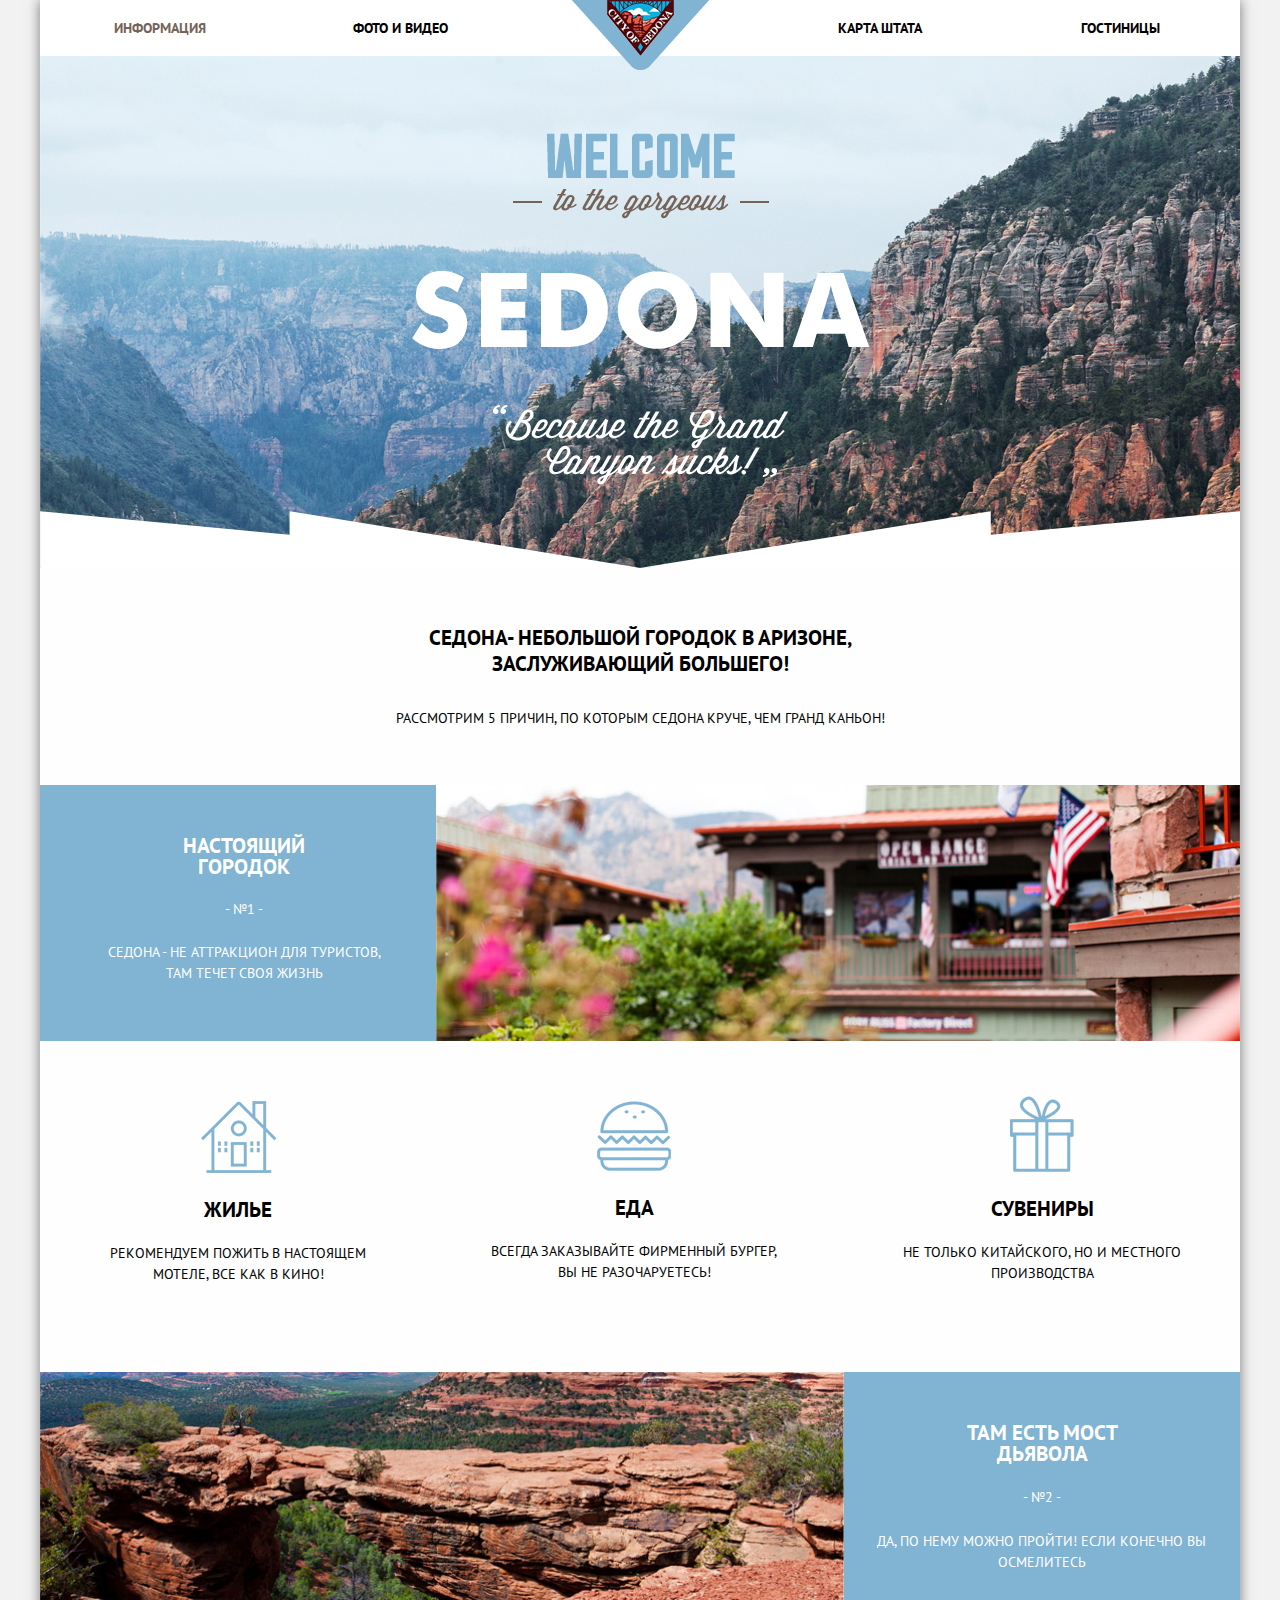
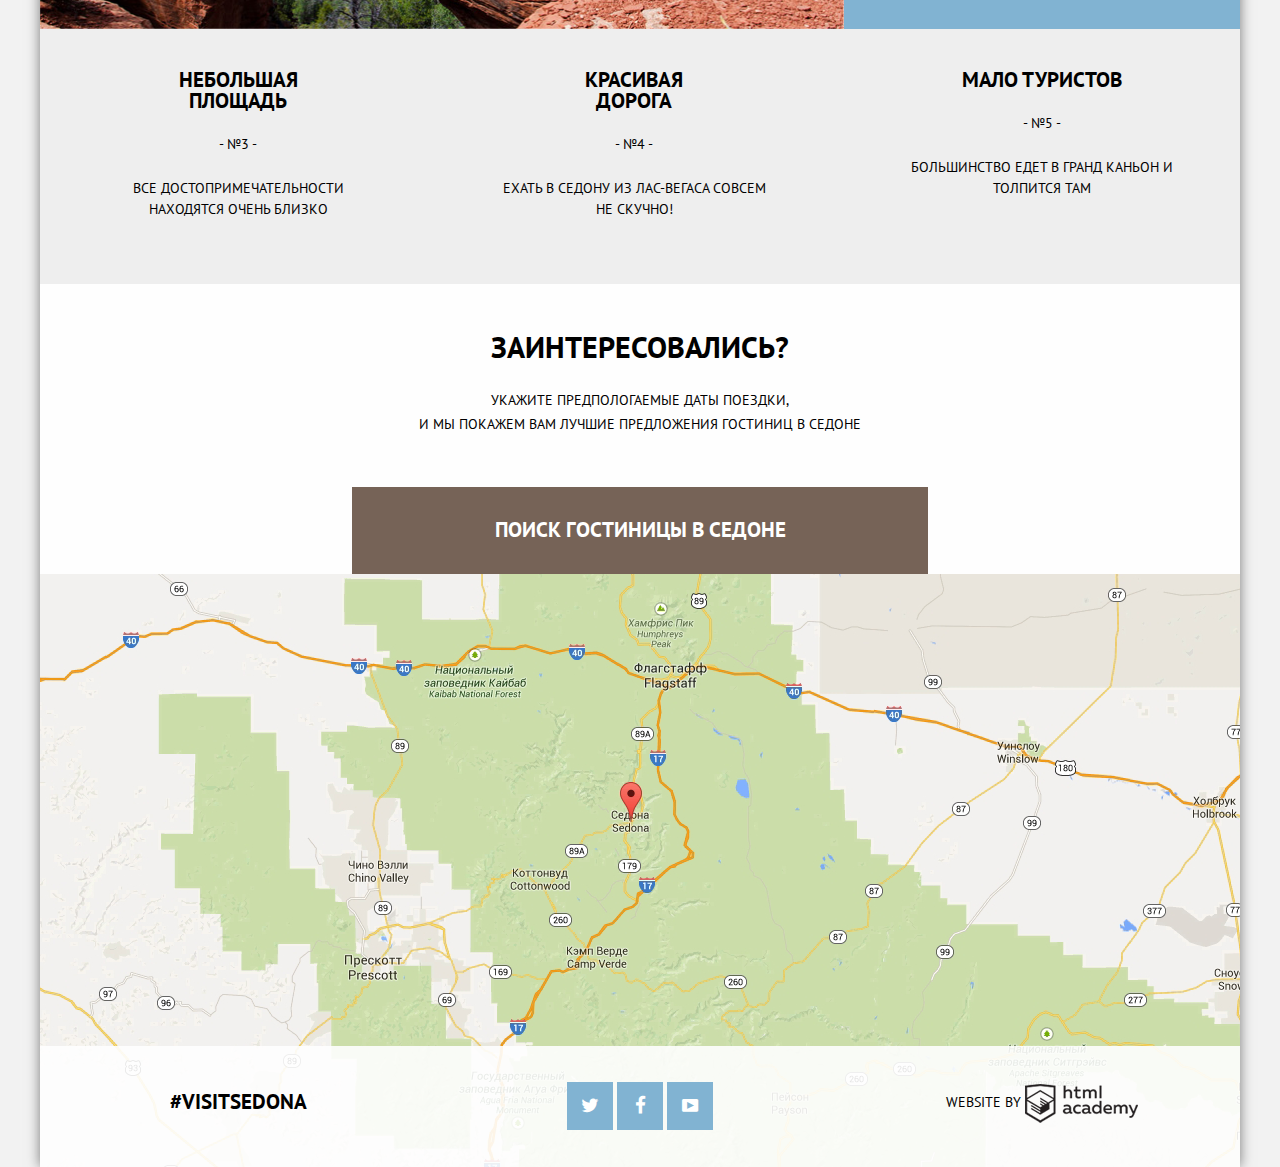
<file: index.html>
<!DOCTYPE html>
<html lang="ru">

<head>
    <meta charset="utf-8">
    <title>HTML Academy: Седона</title>
    <link href="https://fonts.googleapis.com/css?family=PT+Sans:400,700&subset=cyrillic" rel="stylesheet">
    <link rel="stylesheet" type="text/css" href="css/normalize.css">
    <link rel="stylesheet" type="text/css" href="css/style-min.css">
</head>

<body>
    <div class="container">
        <header class="main-head">
            <nav class="main-navigation">
                <a href="index.html"><img src="img/sity-sedona.png" width="138" height="70" alt="logo"></a>
                <ul class="nav-list clearfix">
                    <li><a class="active">Информация</a></li>
                    <li><a href="#">Фото и видео</a></li>
                    <li><a href="catalog.html">Гостиницы</a></li>
                    <li><a href="#">Карта штата</a></li>
                </ul>
            </nav>
        </header>
        <main>
            <div class="welcome">
              <img src="img/welcome.png" width="458" height="352" alt="sedona">
            </div>
            <div class="about">
                <h1>Седона- небольшой городок в Аризоне,<br>
		      заслуживающий большего!</h1>
                <p>Рассмотрим 5 причин, по которым Седона круче, чем Гранд Каньон!</p>
            </div>
            <div class="facts">
                <div class="fact-one clearfix">
                    <div class="real-town">
                        <h3>Настоящий городок</h3>
                        <p>- №1 -</p>
                        <p>Седона - не аттракцион для туристов, там течет своя жизнь</p>
                    </div>
                    <div class="real-town-img">
                        <img src="img/room.jpg" alt="room" width="800" height="256">
                    </div>
                </div>
                <div class="advantage-one clearfix ">
                    <div class="home">
                        <img src="img/home.png"  width="75"  height="72" alt="home">
                        <h3>Жилье</h3>
                        <p>Рекомендуем пожить в настоящем мотеле, все как в кино!</p>
                    </div>
                    <div class="food">
                        <img src="img/burger.png" width="74" height="70" alt="burger">
                        <h3>Еда</h3>
                        <p>Всегда заказывайте фирменный бургер, вы не разочаруетесь!</p>
                    </div>
                    <div class="presents">
                        <img src="img/present.png" width="64" height="76" alt="present">
                        <h3>Сувениры</h3>
                        <p>Не только китайского, но и местного производства</p>
                    </div>
                </div>
                <div class="fact-two clearfix">
                    <div class="bridge-img">
                        <img src="img/fon-fact-2.jpg" width="800" height="256" alt="canyon">
                    </div>
                    <div class="bridge">
                        <h3>Там есть мост Дьявола</h3>
                        <p>- №2 -</p>
                        <p>Да, по нему можно пройти! Если конечно вы осмелитесь</p>
                    </div>
                </div>
                <div class="advantage-two clearfix ">
                    <div class="fact-three">
                        <h3>Небольшая площадь</h3>
                        <p>- №3 -</p>
                        <p>Все достопримечательности находятся очень близко</p>
                    </div>
                    <div class="fact-four">
                        <h3>Красивая дорога</h3>
                        <p>- №4 -</p>
                        <p>Ехать в Седону из Лас-Вегаса совсем не скучно!</p>
                    </div>
                    <div class="fact-five">
                        <h3>Мало туристов</h3>
                        <p>- №5 -</p>
                        <p>Большинство едет в Гранд Каньон и толпится там</p>
                    </div>
                </div>
            </div>
            <div class="invate">
                <div class="interest">
                    <h1>Заинтересовались?</h1>
                    <p>Укажите предпологаемые даты поездки,
                        <br> и мы покажем вам лучшие предложения гостиниц в Седоне</p>
                </div>
                <div class="btn-s">
                    <a class="in-sedona" href="form.html"><span>Поиск гостиницы в Седоне</span></a>
                    <div class="modal-content clearfix">
                        <form class="tour" action="#" method="post">
                            <label for="in">Дата заезда:</label>
                            <input type="text" name="date-in" id="in" value="24 Апреля 2016"><span class="icon-calendar"></span>
                            <label for="out">Дата выезда:</label>
                            <input type="text" name="date-out" id="out" value="4 июля 2016"><span class="icon-calendar"></span>
                            <div class="old">
                                <label for="humans">Взрослые:</label>
                                <div class="numb">
                                	<div class="icon-minus"></div>
                                	<input  type="number" value="2" id="humans" name="adalt">
                                	<div class="pls icon-plus"></div>
                                </div>
                            </div>
                            <div class="childrens">
                                <label for="child" class="baby">Дети:</label>
                                <div class="numb-chld">
                                	<div class="icon-minus"></div>
                                	<input type="number" value="0" id="child" name="childrens">
                                	<div class="icon-plus"></div>
                                </div>
                            </div>
                            <input type="submit" value="Найти">
                        </form>
                    </div>
                </div>
            </div>
            <div class="map">
                <iframe src="https://www.google.com/maps/embed?pb=!1m14!1m12!1m3!1d62305.51463478756!2d-111.8262272789674!3d34.86479332471956!2m3!1f0!2f0!3f0!3m2!1i1024!2i768!4f13.1!5e0!3m2!1sru!2sru!4v1472720656178" width="1200" height="593" style="border:0" allowfullscreen></iframe>
            </div>
        </main>
        <footer class="main-footer clearfix">
            <section class="hashtag">
                <span>#VisitSedona</span>
            </section>
            <section class="contacts">
                <a class="social-btn icon-twitter" href="#"></a>
                <a class="social-btn icon-facebook" href="#"></a>
                <a class="social-btn icon-youtube" href="#"></a>
            </section>
            <section class="footer-copyright">
                Website by
                <a class="academy" href="https://htmlacademy.ru"></a>
            </section>
        </footer>
    </div>
    <script src="js/script-min.js"></script>
	</body>
</html>
</file>
<file: css/style-min.css>
.bridge-img,.map,.real-town-img,.welcome{overflow:hidden}body{width:100%;max-width:1200px;min-width:768px;margin:0 auto;background-color:#f2f2f2}@font-face{font-weight:400;font-style:normal;font-family:symbols-sedona;src:url(../fonts/symbols-sedona.woff) format("woff"),url(../fonts/symbols-sedona.woff2) format("woff2")}[class*=" icon-"]::before,[class^=icon-]::before{display:inline-block;width:1em;margin-right:.2em;margin-left:.2em;font-weight:400;line-height:1em;font-family:symbols-sedona;text-align:center;text-transform:none;text-decoration:inherit;font-style:normal;font-variant:normal;speak:none}.container,.main-navigation{position:relative;width:100%}.btn-transparent,.container,.filter-range{text-transform:uppercase}.amara-description,.arrow,.btn-s a,.contacts a,.desert-description,.main-navigation a,.results-top,.sort,.vallas-description{text-decoration:none}.icon-facebook::before{content:"\66"}.icon-twitter::before{content:"\74"}.icon-up-dir::before{content:"\25b2"}.icon-down-dir::before{content:"\25bc"}.icon-star::before{content:"\2605"}.icon-check-off::before{content:"\2610"}.icon-check-on::before{content:"\2611"}.icon-calendar::before{content:"\e800"}.icon-plus::before{content:"\e801"}.icon-minus::before{content:"\e802"}.icon-youtube::before{content:"\f39e"}*{margin:0;box-sizing:border-box}.btn-transparent,.filter-range,.filter-range-title,.price-controls,.price-controls .max-price,.price-controls .min-price,.price-controls input,.price-controls label,.range-controls,.range-controls .bar,.range-controls .scale,.range-toggle,.range-toggle-max,.range-toggle-min,.range-toggle:hover{box-sizing:content-box}img{max-width:100%;height:auto}.container{font-size:14px;font-family:"PT Sans",Arial,sans-serif;background-color:#fefefe;line-height:21px;box-shadow:0 0 12px rgba(0,0,0,.5)}.main-navigation{font-weight:700;height:56px;background-color:#fff;cursor:pointer}.main-navigation .active{color:#766357}.main-navigation .active:hover{color:#604e43}.main-navigation .active:active{color:#c7c7c7}.main-navigation a:hover{color:#81b3d2}.main-navigation a:active{color:#e4e0dd}.main-navigation ul{margin:0;padding:0;list-style:none;font-size:0}.main-navigation li{float:left;width:20%;padding-top:15px;padding-bottom:15px;font-size:14px;line-height:26px;text-align:center}.main-navigation a{color:#000}.main-navigation img{position:absolute;left:44.3%;z-index:1;top:0}.main-navigation li:nth-child(3),.main-navigation li:nth-child(4){float:right}.menu{background:url(../img/hill-catalog.jpg) center no-repeat #2a3c46;width:100%;min-height:217px;color:#fff}.hotels,.plus{float:left;margin-top:29px;margin-left:70px;font-size:14px;width:20%}.hotels{margin-left:15px}.hotels h2,.plus h2{line-height:21px;font-size:16px;font-weight:700}.menu li{list-style-type:none;margin-bottom:26px;padding-left:30px;margin-top:10px}.hotels label,.plus label{padding-left:10px}.menu ul{margin-left:0;padding-top:11px;padding-left:0}.menu input[type=checkbox]{display:none}.menu input[type=checkbox]+label{cursor:pointer;position:relative}input[type=checkbox]+label::before{content:"";position:absolute;left:-30px;display:inline-block;vertical-align:top;height:26px;width:26px;background:url(../img/spritesheet.png) -10px -10px no-repeat}input[type=checkbox]:checked+label::before,input[type=checkbox]:checked+label:hover::before{background-position:-10px -136px}input[type=checkbox]+label:hover::before{background-position:-10px -94px}.filter-range{width:28%;float:right;padding-top:26px;margin-right:5%;color:#fff}.filter-range-title{margin-bottom:9px;font-weight:600;font-size:16px;line-height:21px}.price-controls{position:relative;height:36px;margin-bottom:20px;border:2px solid #fff;border-radius:2px}.price-controls label{font-size:14px;line-height:38px;vertical-align:top;cursor:pointer}.price-controls .min-price{float:left;min-width:65px;max-width:90px;padding-left:20%}.price-controls .max-price{min-width:65px;max-width:90px;float:right;width:auto;padding-right:7%}.price-controls input{width:50px;margin:0;color:inherit;font:inherit;background:0 0;border:none;outline:0}.price-controls::after{content:"";position:absolute;top:50%;left:50%;width:2px;height:22px;background:#fff;transform:translate(-50%,-50%);box-sizing:content-box}.range-controls{position:relative;margin-bottom:32px}.range-controls .scale{height:2px;background:rgba(255,255,255,.3)}.range-controls .bar{width:80%;height:2px;background:#fff}.range-toggle{position:absolute;top:-9px;width:4px;height:4px;background:#ababab;border:8px solid #fff;border-radius:50%;box-shadow:0 2px 1px 0 rgba(0,1,1,.2);cursor:pointer}.range-toggle:hover{background:#1c4f80}.range-toggle-min{left:0}.range-toggle-max{left:80%}.btn-transparent{display:block;margin:0 auto;padding:6px 35px;font-size:14px;line-height:20px;color:#fff;background:0 0;border:2px solid #fff;border-radius:2px;outline:0;cursor:pointer}.btn-transparent:hover{color:#000;background:#fff}.results{background:url(../img/mask.jpg)}.icon-down-dir,.icon-up-dir{float:right;font-size:23px;line-height:20px;color:#ccc;cursor:pointer}span .active{color:#81b3d2}.icon-up-dir:hover{color:#000}.icon-up-dir:active{color:#81b3d2}.results-top{width:100%;min-height:88px;border-bottom:1px solid #e5e5e5}.results-top h2{float:left;margin-top:30px;margin-bottom:30px;margin-left:73px;font-weight:700;font-size:21px;line-height:26px}.sort,.sort-wrapper b{font-size:12px;color:#000}.sort-wrapper{float:left;padding-top:2px}.sort-wrapper b{margin-left:47px;margin-right:34px;line-height:86px}.sort{margin-right:32px;line-height:18px;border-bottom:1px dotted #81b3d2}.sort.active,.sort.active:hover{border-bottom:none;color:#81b3d2}.sort-wrapper span{opacity:.3}.sort.active span,.sort:active span,.sort:hover span{opacity:1}.sort:hover{color:#81b3d2;border-bottom:1px dotted #81b3d2}.sort:active{color:#000;border-bottom:none}.up-down{float:right;margin:33px 6% 0 0}.arrow{display:inline-block;vertical-align:bottom;height:23px;font-size:0}.arrow:first-child::before,.arrow:last-child::before{display:inline-block;text-indent:0;width:15px;font-family:symbols-sedona;font-size:23px;color:#ccc;vertical-align:top}.arrow:first-child::before{content:"\25b2"}.arrow:last-child::before{content:"\25bc"}.about::before,.clearfix::after{content:" "}.item-1 a,.item-2 a{display:block;border:none;font-weight:700;height:27px;text-align:center;text-transform:uppercase;cursor:pointer}.arrow:hover::before{color:#000}.arrow.active::before,.arrow:active::before{color:#81b3d2}.results-bot{margin-left:6%}.amara-img,.desert-img,.villas-img{float:left;width:14%;padding-top:30px;max-height:90px}.white{min-height:122px}.amara-description,.desert-description,.vallas-description{float:left;min-width:80%;margin-right:6%;padding-top:24px;min-height:151px}.amara-description a,.desert-description a,.vallas-description a{text-decoration:none;color:#000;font-style:inherit}.icon-star,.results-bot h2:hover{color:#81b3d2}h1,h3{font-style:bold}.icon-star{float:right;font-size:17px;margin-right:1px}.results-bot h2{font-weight:700;font-size:21px;line-height:26px;cursor:pointer;margin-left:10px}.results-bot span{width:23px;padding-top:2px}.results-bot h2:active{color:#cacaca}.item-1{float:left;min-width:110px;margin-left:8px}.item-2{float:left;min-width:143px;margin-left:7px}.results-bot p{font-size:14px;line-height:21px;padding:7px 0 13px}.item-1 a{width:110px;background-color:#81b3d2;color:#fff;line-height:21px;padding-top:3px}.item-1 a:hover{background-color:#669ec0}.item-1 a:active{background-color:#5496bd;color:#88b6d1}.item-2 a{width:142px;background-color:#766357;color:#fff;line-height:21px;padding-top:4px}h1,h2{line-height:26px}.item-2 a:hover{background-color:#604e43}.item-2 a:active{background-color:#503e33;color:#7e7169}.amara,.desert,.villas{min-height:151px;width:100%;border-bottom:1px solid #e5e5e5}.rating{float:right;height:27px;min-width:110px;text-align:center;color:#666;background-color:#f2f2f2;margin-top:42px;padding:2px 11px 10px 17px;margin-right:5px}.clearfix::after{display:table;clear:both}.welcome{display:block;position:relative;margin:0 auto;height:512px;width:100%;background-color:#86b2d4;background-image:url(../img/background-photo.jpg);background-position:top}.welcome img{position:absolute;left:31%;top:15%}.about{position:relative;text-align:center;min-height:217px;padding-top:43px;width:100%}.about p{padding-top:17px}h1{font-size:21px}h2{font-weight:400;font-size:14px}.advantage-one p,.bridge,.real-town,h3{line-height:21px}h3{font-size:21px}.about::before{display:block;position:absolute;background:url(../img/white.png) no-repeat;top:-26.5%;z-index:1;width:100%;height:57px}.fact-one{min-height:257px;width:100%}.real-town{float:left;width:33%;background-color:#81b3d2;text-align:center;min-height:256px;padding:50px 25px 2px 37px;color:#fff}.real-town p{padding-top:22px;width:90%;margin:0 auto}.real-town h3{width:60%;margin:0 auto}.real-town-img{float:right;width:67%;background-color:#909c88;height:256px}.real-town-img img{width:100%;min-height:256px}.advantage-one{height:330px;text-align:center}.advantage-one h3{font-weight:700;font-size:21px;margin-top:20px}.advantage-one p{width:75%;padding-top:23px;margin:0 auto}.food,.home{float:left;padding-top:59px;width:33%}.presents{float:right;padding-top:54px;width:33%}.bridge-img{float:left;width:67%;background-color:#d9a28b;height:257px}.bridge-img img{width:100%;min-height:257px}.bridge{float:right;width:33%;background-color:#81b3d2;text-align:center;padding-top:50px;color:#fff;min-height:257px}.advantage-two p,.bridge p{padding-top:23px;margin:0 auto}.bridge h3{width:151px;margin:0 auto}.bridge p{width:90%}.advantage-two{background-color:#eee;min-height:255px;clear:both;text-align:center}.advantage-two p{width:70%}.advantage-two h3{width:160px;margin:0 auto}.fact-four,.fact-three{float:left;padding-top:40px;width:33%}.fact-five{float:right;padding-top:40px;width:33%}.interest{text-align:center;min-height:140px}.interest p{line-height:24px;padding-top:8px}.interest h1{font-size:30px;line-height:26px;padding-top:30px}.btn-s a{color:#fff;border:none;font-size:21px;font-weight:700;text-transform:uppercase;margin-top:43px}.in-sedona{display:block;background-color:#766357;height:87px;width:576px;line-height:85px;position:relative;cursor:pointer;text-align:center;margin:0 auto}.modal-content{position:absolute;width:576px;height:396px;background-color:#fff;box-shadow:0 0 10px rgba(0,0,0,.3);z-index:2;font-weight:700;padding:56px 55px 56px 56px;display:none;margin-left:-286px;left:50%}.modal-content-show{display:block;animation:open 2s}@keyframes open{from{transform:translateX(-2000px)}70%{transform:translateX(100px)}to{transform:translateX(0)}}.modal-content form{width:458px;margin:0 auto}.modal-content input[type=submit]{background-color:#81b3d2;width:458px;height:58px;color:#fff;font-weight:700;font-size:21px;margin-top:55px;text-transform:uppercase}.modal-content input[type=submit]:hover{background-color:#669ec0}.modal-content input[type=submit]:active{background-color:#5496bd;color:#76abca}.modal-content input{outline:0;margin-bottom:10px;width:304px;height:38px;border:none;cursor:pointer}.modal-content input[type=text]{margin-left:20px;line-height:26px;font-weight:700;text-transform:uppercase;padding-left:14px;background-color:#f2f2f2;margin-bottom:29px}.modal-content input[type=number]{background-color:#f2f2f2;width:24px;height:38px;cursor:pointer;text-align:center}.modal-content input[type=text]:hover{background-color:#ebebeb}.modal-content input[type=text]:focus{background-color:#fff;border-width:2px;border-style:solid;border-color:#e5e5e5}.modal-content .icon-calendar{display:inline-block;line-height:26px;font-size:21px;width:38px;height:38px;color:#c2c2c2;vertical-align:top;padding-right:8px;padding-top:5px;cursor:pointer;background-color:#f2f2f2}.modal-content .icon-calendar:hover{color:#000}.modal-content .icon-calendar:active{color:#81b3d2}.modal-content .icon-minus,.modal-content .icon-plus{display:inline-block;vertical-align:top;text-align:center;font-size:14px;height:39px;padding-top:7px;line-height:26px;background-color:#f2f2f2;cursor:pointer;width:40px;color:#a9a9a9}.numb,.numb-chld{background-color:#f2f2f2;height:38px;vertical-align:middle;text-align:center;display:inline-block}.numb{margin-left:39px}.numb-chld{margin-right:2px}.modal-content .icon-minus:hover,.modal-content .icon-plus:hover{background-color:#ebebeb;color:#000}.modal-content .icon-minus:active,.modal-content .icon-plus:active{color:#81b3d2}.old{float:left;margin-top:2px}.childrens{float:right;margin-top:3px}.baby{margin-right:22px}.map{background-image:url(../img/map.png);width:100%;height:593px;background-color:#f2f1ef}.main-footer,.white{width:100%;height:121px}.white{position:relative}.main-footer{position:absolute;text-align:center;text-transform:uppercase;background-color:rgba(254,254,254,.9);bottom:0;padding-top:36px;vertical-align:middle}.hashtag{float:left;width:33%;margin-top:7px}.hashtag span{font-weight:700;font-size:21px;line-height:26px}.contacts{float:left;width:34%}.contacts a{display:inline-block;vertical-align:top;color:#fff;height:48px;width:46px}.icon-facebook,.icon-twitter,.icon-youtube{font-size:19px;min-height:47px;padding-top:13px}.footer-copyright{float:right;width:33%;margin-top:2px;line-height:26px;text-align:center}.academy{display:inline-block;background-image:url(../img/spritesheet.png);width:113px;height:39px;vertical-align:middle;background-position:-10px -262px;cursor:pointer}.academy:hover{background-position:-10px -380px}.academy:active{background-position:-10px -321px}.social-btn{background-color:#81b3d2;display:inline-block;vertical-align:top;width:46px;height:48px;background-position:-10px -10px}.social-btn:hover{width:46px;height:48px;background-color:#669ec0}.social-btn:active{background-color:#5496bd;color:#88b6d1}
</file>
